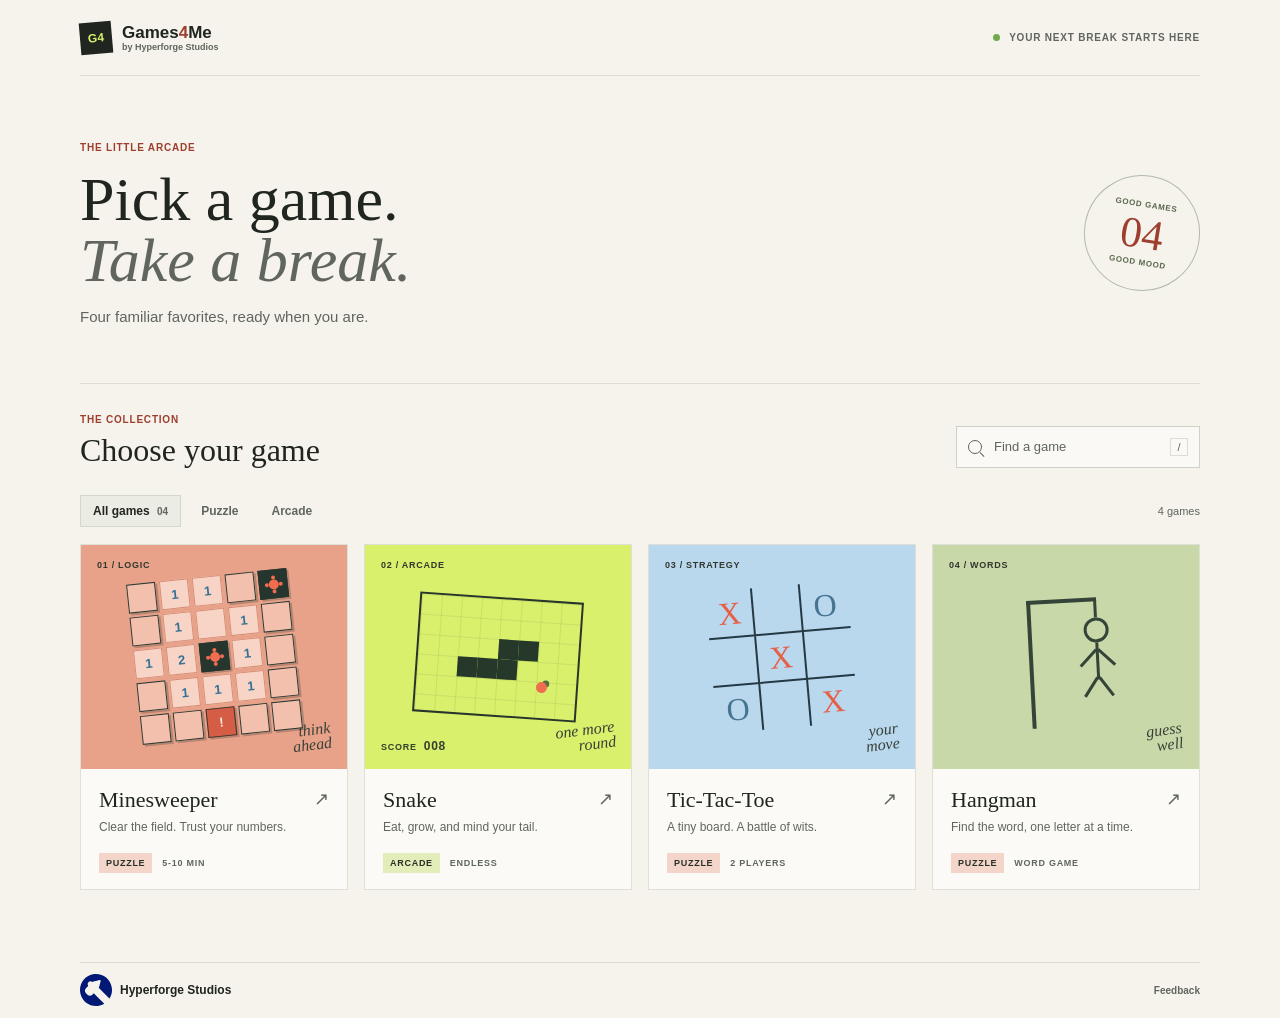
<file: index.html>
<!doctype html>
<html lang="en">
<head>
	<meta charset="utf-8">
	<meta name="viewport" content="width=device-width, initial-scale=1">
	<meta name="theme-color" content="#f5f3ec">
	<meta name="description" content="Pick a game and play. Browse the Games4Me collection of quick classics.">
	<title>Games4Me | Pick a game</title>
	<link rel="icon" type="image/svg+xml" href="favicon.svg">
	<link rel="stylesheet" href="style.css">
	<script defer src="https://analytics.hyperforgestudios.net/script.js" data-website-id="5fd26fe0-6df4-4c93-9961-dbfc6ab4778c"></script>
	<script defer src="https://analytics.hyperforgestudios.net/recorder.js" data-website-id="5fd26fe0-6df4-4c93-9961-dbfc6ab4778c"></script>
	<script src="script.js" defer></script>
</head>
<body>
	<header class="topbar">
		<a class="brand" href="index.html" aria-label="Games4Me by Hyperforge Studios home">
			<span class="brand-mark" aria-hidden="true">G4</span>
			<span class="brand-copy"><span class="brand-name">Games<span class="brand-accent">4</span>Me</span><span class="brand-byline">by Hyperforge Studios</span></span>
		</a>
		<span class="top-note"><span class="status-dot" aria-hidden="true"></span> YOUR NEXT BREAK STARTS HERE</span>
	</header>

	<main>
		<section class="intro" aria-labelledby="page-title">
			<div class="intro-copy">
				<p class="eyebrow">THE LITTLE ARCADE</p>
				<h1 id="page-title">Pick a game.<br><span>Take a break.</span></h1>
				<p class="intro-text">Four familiar favorites, ready when you are.</p>
			</div>
			<div class="intro-stamp" aria-hidden="true">
				<span class="stamp-top">GOOD GAMES</span>
				<span class="stamp-count">04</span>
				<span class="stamp-bottom">GOOD MOOD</span>
			</div>
		</section>

		<section class="catalog" aria-labelledby="catalog-title">
			<div class="catalog-heading">
				<div>
					<p class="eyebrow">THE COLLECTION</p>
					<h2 id="catalog-title">Choose your game</h2>
				</div>
				<label class="search-box">
					<span class="search-icon" aria-hidden="true"></span>
					<span class="visually-hidden">Search games</span>
					<input id="game-search" type="search" placeholder="Find a game" autocomplete="off">
					<kbd>/</kbd>
				</label>
			</div>

			<div class="catalog-tools">
				<div class="filters" role="group" aria-label="Filter games by type">
					<button class="filter-button is-active" type="button" data-filter="all" aria-pressed="true">All games <span>04</span></button>
					<button class="filter-button" type="button" data-filter="puzzle" aria-pressed="false">Puzzle</button>
					<button class="filter-button" type="button" data-filter="arcade" aria-pressed="false">Arcade</button>
				</div>
				<p id="game-count" class="game-count" aria-live="polite">4 games</p>
			</div>

			<div class="game-grid" id="game-grid">
				<a class="game-card card-mine" href="minesweeper/index.html" data-name="minesweeper mine sweeper logic puzzle" data-category="puzzle">
					<div class="game-art mine-art" aria-hidden="true">
						<span class="art-label">01 / LOGIC</span>
						<div class="mine-board">
							<i></i><i class="revealed">1</i><i class="revealed">1</i><i></i><i class="mine"></i>
							<i></i><i class="revealed">1</i><i class="revealed"> </i><i class="revealed">1</i><i></i>
							<i class="revealed">1</i><i class="revealed">2</i><i class="mine"></i><i class="revealed">1</i><i></i>
							<i></i><i class="revealed">1</i><i class="revealed">1</i><i class="revealed">1</i><i></i>
							<i></i><i></i><i class="flag">!</i><i></i><i></i>
						</div>
						<span class="art-scribble">think<br>ahead</span>
					</div>
					<div class="card-info">
						<div class="card-title-line"><h3>Minesweeper</h3><span class="card-arrow" aria-hidden="true">&#8599;</span></div>
						<p>Clear the field. Trust your numbers.</p>
						<div class="card-meta"><span class="tag tag-puzzle">PUZZLE</span><span>5-10 MIN</span></div>
					</div>
				</a>

				<a class="game-card card-snake" href="snake/index.html" data-name="snake arcade classic" data-category="arcade">
					<div class="game-art snake-art" aria-hidden="true">
						<span class="art-label">02 / ARCADE</span>
						<div class="snake-board">
							<span class="snake-pixel snake-a"></span><span class="snake-pixel snake-b"></span><span class="snake-pixel snake-c"></span><span class="snake-pixel snake-d"></span><span class="snake-pixel snake-e"></span>
							<span class="snake-food"></span>
						</div>
						<span class="snake-score">SCORE <b>008</b></span>
						<span class="art-scribble">one more<br>round</span>
					</div>
					<div class="card-info">
						<div class="card-title-line"><h3>Snake</h3><span class="card-arrow" aria-hidden="true">&#8599;</span></div>
						<p>Eat, grow, and mind your tail.</p>
						<div class="card-meta"><span class="tag tag-arcade">ARCADE</span><span>ENDLESS</span></div>
					</div>
				</a>

				<a class="game-card card-tic" href="tic-tac-toe/index.html" data-name="tic tac toe noughts crosses strategy puzzle" data-category="puzzle">
					<div class="game-art tic-art" aria-hidden="true">
						<span class="art-label">03 / STRATEGY</span>
						<div class="tic-board">
							<i class="mark-x">X</i><i></i><i class="mark-o">O</i>
							<i></i><i class="mark-x">X</i><i></i>
							<i class="mark-o">O</i><i></i><i class="mark-x">X</i>
						</div>
						<span class="art-scribble">your<br>move</span>
					</div>
					<div class="card-info">
						<div class="card-title-line"><h3>Tic-Tac-Toe</h3><span class="card-arrow" aria-hidden="true">&#8599;</span></div>
						<p>A tiny board. A battle of wits.</p>
						<div class="card-meta"><span class="tag tag-puzzle">PUZZLE</span><span>2 PLAYERS</span></div>
					</div>
				</a>

				<a class="game-card card-hangman" href="hangman/index.html" data-name="hangman word letters guessing vocabulary" data-category="puzzle">
					<div class="game-art hangman-art" aria-hidden="true">
						<span class="art-label">04 / WORDS</span>
						<div class="preview-hangman">
							<span class="preview-post"></span><span class="preview-beam"></span><span class="preview-rope"></span>
							<span class="preview-head"></span><span class="preview-body"></span><span class="preview-arm-left"></span><span class="preview-arm-right"></span><span class="preview-leg-left"></span><span class="preview-leg-right"></span>
						</div>
						<span class="art-scribble">guess<br>well</span>
					</div>
					<div class="card-info">
						<div class="card-title-line"><h3>Hangman</h3><span class="card-arrow" aria-hidden="true">&#8599;</span></div>
						<p>Find the word, one letter at a time.</p>
						<div class="card-meta"><span class="tag tag-puzzle">PUZZLE</span><span>WORD GAME</span></div>
					</div>
				</a>
			</div>
			<p class="empty-state" id="empty-state" hidden>No games match that search. Try another name.</p>
		</section>
	</main>

	<footer class="footer"><a class="footer-brand" href="index.html" aria-label="Hyperforge Studios"><svg class="studio-mark" viewBox="0 0 456.93 456.05" aria-hidden="true" focusable="false"><path fill="#011975" d="M344.03,420.97c-.55,2.03-1.06,4.42-2.47,5.24-21.71,12.45-44.83,21.27-69.47,25.82-121.83,22.5-236.14-51.18-265.67-171.18C-24.35,155.78,58.84,27.18,185.54,3.96c125.96-23.08,243.35,56.91,267.31,183.23,10.91,57.54-.24,111.68-31.19,162.57-2.2-2.1-4.11-3.86-5.95-5.69-42.64-42.62-85.23-85.28-127.96-127.81-5.98-5.95-12.66-11.2-19.34-17.06,8.36-30.43,17.04-61.84,25.6-93.28,2.85-10.46-1.26-18.84-10.26-20.53-2.92-.55-6.24.03-9.19.82-22.26,5.94-44.47,12.06-66.69,18.14-10.31,2.82-20.6,5.76-30.95,8.42-1.22.31-2.95-.47-4.18-1.2-18.56-11.04-37.98-9.5-51.77,4.17-14.35,14.23-16.07,33.89-4.62,52.83.23.37.34.81.73,1.76-10.44,10.43-21.04,20.99-31.61,31.59-21.36,21.43-21.31,49.33.11,70.88,7.43,7.47,14.81,14.99,22.32,22.37,19.46,19.13,48.06,19.17,67.52.1,7.65-7.5,15.15-15.16,21.51-21.54,49.22,49.28,97.95,98.08,147.08,147.25Z"/></svg><span>Hyperforge Studios</span></a><a class="feedback-link" href="feedback.html">Feedback</a></footer>
</body>
</html>
</file>
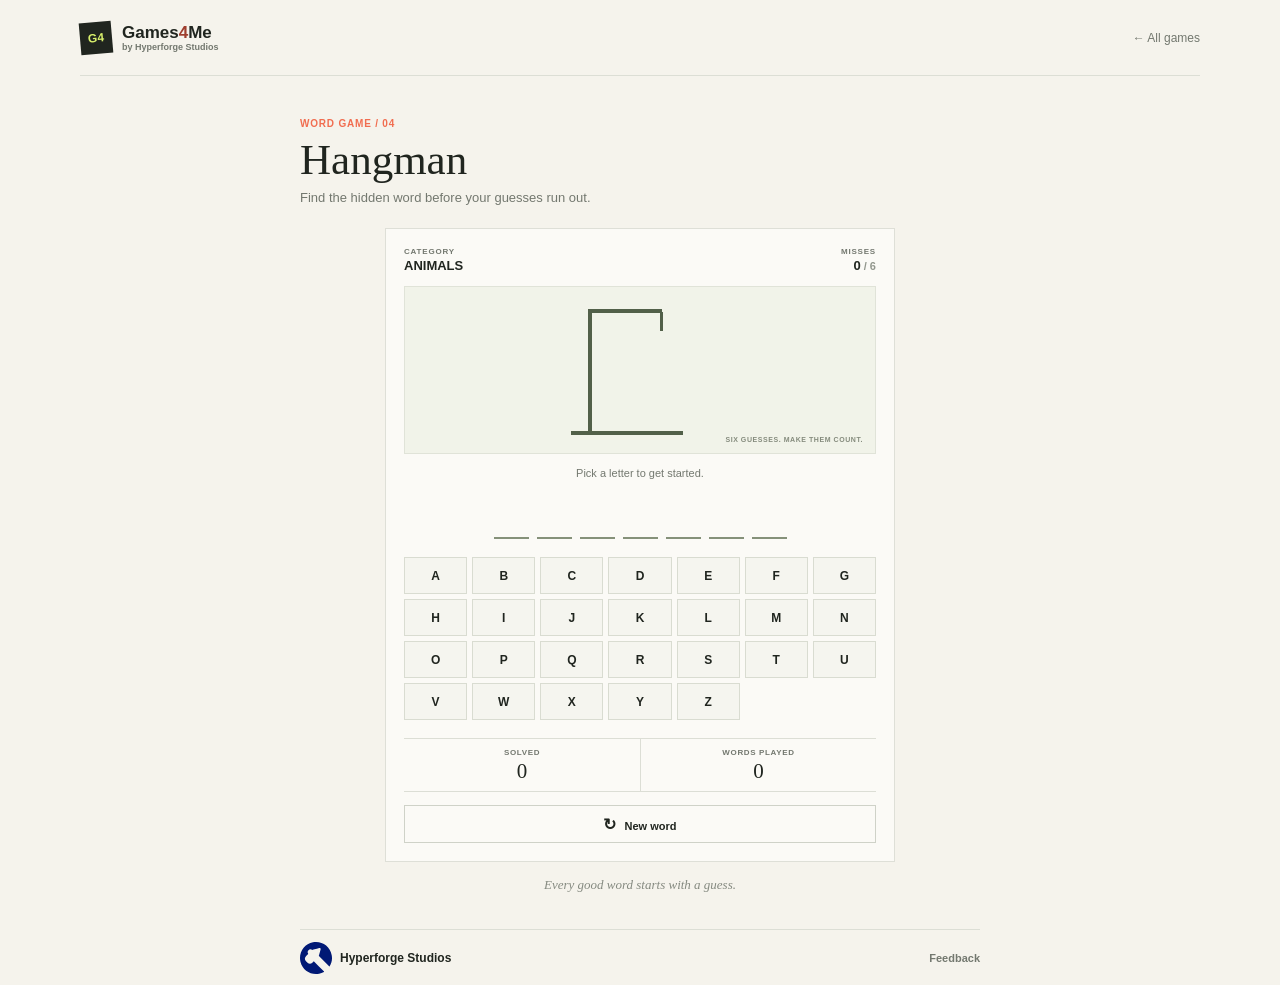
<file: hangman/index.html>
<!doctype html>
<html lang="en">
<head>
	<meta charset="utf-8">
	<meta name="viewport" content="width=device-width, initial-scale=1">
	<meta name="theme-color" content="#f5f3ec">
	<title>Hangman | Games4Me</title>
	<link rel="icon" type="image/svg+xml" href="../favicon.svg">
	<link rel="stylesheet" href="style.css">
	<script defer src="https://analytics.hyperforgestudios.net/script.js" data-website-id="5fd26fe0-6df4-4c93-9961-dbfc6ab4778c"></script>
	<script defer src="https://analytics.hyperforgestudios.net/recorder.js" data-website-id="5fd26fe0-6df4-4c93-9961-dbfc6ab4778c"></script>
	<script src="script.js" defer></script>
</head>
<body>
	<header class="topbar">
		<a class="brand" href="../index.html" aria-label="Games4Me by Hyperforge Studios home"><span class="brand-mark" aria-hidden="true">G4</span><span class="brand-copy"><span class="brand-name">Games<span class="brand-accent">4</span>Me</span><span class="brand-byline">by Hyperforge Studios</span></span></a>
		<a class="back-link" href="../index.html">&#8592; All games</a>
	</header>
	<main class="page-shell">
		<header class="game-heading">
			<p class="eyebrow">WORD GAME / 04</p>
			<h1>Hangman</h1>
			<p>Find the hidden word before your guesses run out.</p>
		</header>
		<section class="play-area" aria-label="Hangman game">
			<div class="round-topline">
				<div class="readout"><span class="readout-label">CATEGORY</span><strong id="category">PLACES</strong></div>
				<div class="readout readout-right"><span class="readout-label">MISSES</span><strong><span id="misses">0</span><span class="miss-limit"> / 6</span></strong></div>
			</div>
			<div class="hangman-stage" id="hangman-stage" data-mistakes="0" role="img" aria-label="Hangman drawing, 0 of 6 incorrect guesses">
				<span class="gallow-base"></span><span class="gallow-post"></span><span class="gallow-beam"></span><span class="gallow-rope"></span>
				<span class="person-part part-head"></span><span class="person-part part-body"></span><span class="person-part part-arm-left"></span><span class="person-part part-arm-right"></span><span class="person-part part-leg-left"></span><span class="person-part part-leg-right"></span>
				<span class="stage-note">SIX GUESSES. MAKE THEM COUNT.</span>
			</div>
			<p class="game-status" id="status" role="status" aria-live="polite">Pick a letter to get started.</p>
			<div class="word-display" id="word-display" role="group" aria-label="Hidden word"></div>
			<div class="letter-keyboard" id="letter-keyboard" role="group" aria-label="Choose a letter"></div>
			<div class="scoreboard" aria-label="Session score">
				<div class="score-item"><span>SOLVED</span><strong id="wins">0</strong></div>
				<div class="score-item"><span>WORDS PLAYED</span><strong id="played">0</strong></div>
			</div>
			<button class="new-word-button" id="new-word" type="button"><span aria-hidden="true">&#8635;</span> New word</button>
		</section>
		<p class="page-footnote">Every good word starts with a guess.</p>
	</main>
	<footer class="site-footer"><a class="footer-brand" href="../index.html" aria-label="Hyperforge Studios"><svg class="studio-mark" viewBox="0 0 456.93 456.05" aria-hidden="true" focusable="false"><path fill="#011975" d="M344.03,420.97c-.55,2.03-1.06,4.42-2.47,5.24-21.71,12.45-44.83,21.27-69.47,25.82-121.83,22.5-236.14-51.18-265.67-171.18C-24.35,155.78,58.84,27.18,185.54,3.96c125.96-23.08,243.35,56.91,267.31,183.23,10.91,57.54-.24,111.68-31.19,162.57-2.2-2.1-4.11-3.86-5.95-5.69-42.64-42.62-85.23-85.28-127.96-127.81-5.98-5.95-12.66-11.2-19.34-17.06,8.36-30.43,17.04-61.84,25.6-93.28,2.85-10.46-1.26-18.84-10.26-20.53-2.92-.55-6.24.03-9.19.82-22.26,5.94-44.47,12.06-66.69,18.14-10.31,2.82-20.6,5.76-30.95,8.42-1.22.31-2.95-.47-4.18-1.2-18.56-11.04-37.98-9.5-51.77,4.17-14.35,14.23-16.07,33.89-4.62,52.83.23.37.34.81.73,1.76-10.44,10.43-21.04,20.99-31.61,31.59-21.36,21.43-21.31,49.33.11,70.88,7.43,7.47,14.81,14.99,22.32,22.37,19.46,19.13,48.06,19.17,67.52.1,7.65-7.5,15.15-15.16,21.51-21.54,49.22,49.28,97.95,98.08,147.08,147.25Z"/></svg><span>Hyperforge Studios</span></a><a class="feedback-link" href="../feedback.html">Feedback</a></footer>
</body>
</html>
</file>
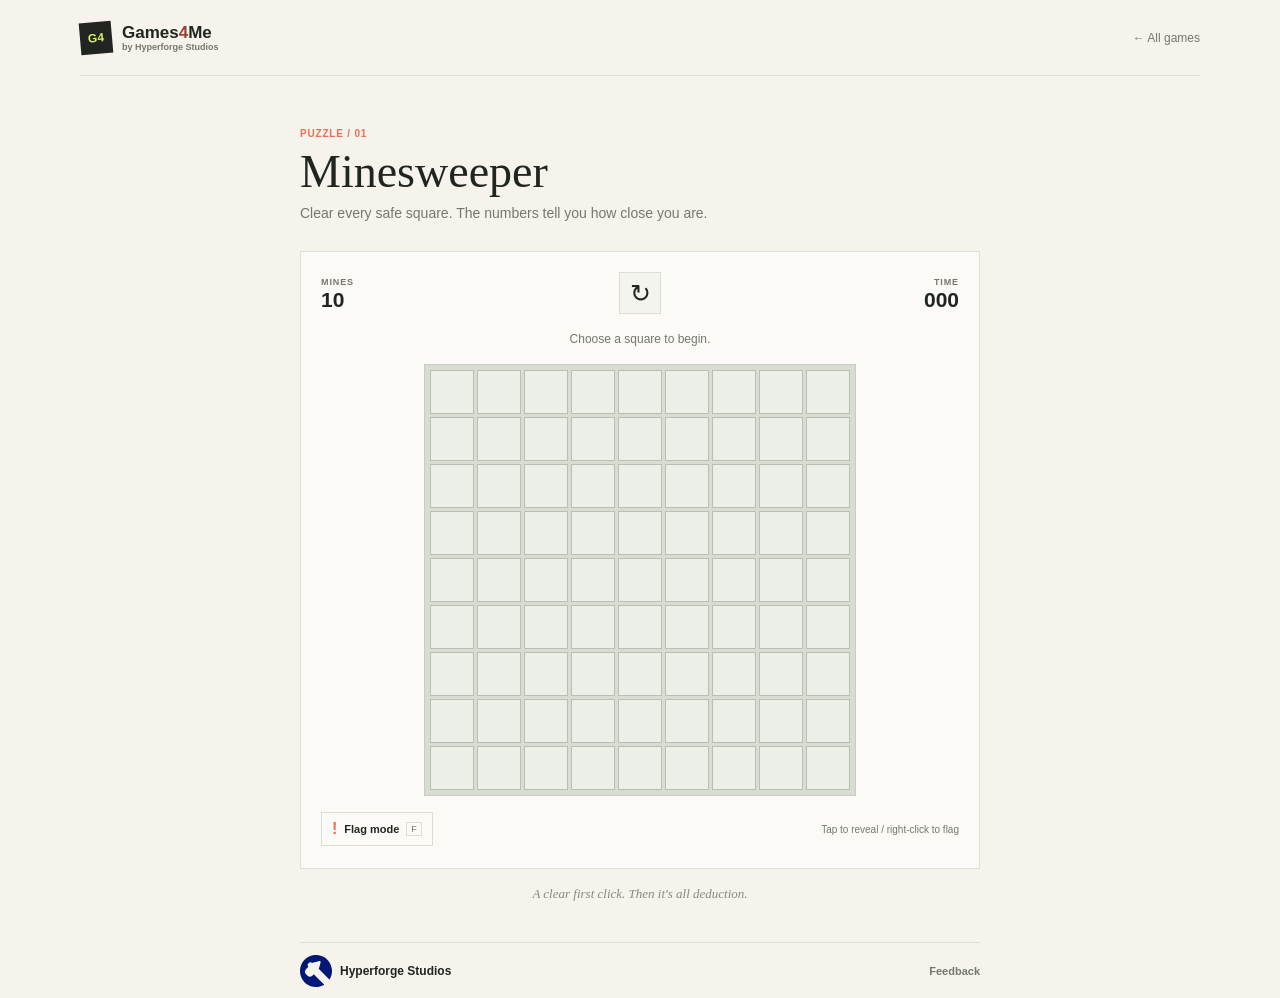
<file: minesweeper/index.html>
<!doctype html>
<html lang="en">
<head>
	<meta charset="utf-8">
	<meta name="viewport" content="width=device-width, initial-scale=1">
	<meta name="theme-color" content="#f5f3ec">
	<title>Minesweeper | Games4Me</title>
	<link rel="icon" type="image/svg+xml" href="../favicon.svg">
	<link rel="stylesheet" href="style.css">
	<script defer src="https://analytics.hyperforgestudios.net/script.js" data-website-id="5fd26fe0-6df4-4c93-9961-dbfc6ab4778c"></script>
	<script defer src="https://analytics.hyperforgestudios.net/recorder.js" data-website-id="5fd26fe0-6df4-4c93-9961-dbfc6ab4778c"></script>
	<script src="script.js" defer></script>
</head>
<body>
	<header class="topbar">
		<a class="brand" href="../index.html" aria-label="Games4Me by Hyperforge Studios home"><span class="brand-mark" aria-hidden="true">G4</span><span class="brand-copy"><span class="brand-name">Games<span class="brand-accent">4</span>Me</span><span class="brand-byline">by Hyperforge Studios</span></span></a>
		<a class="back-link" href="../index.html">&#8592; All games</a>
	</header>
	<main class="page-shell">
		<header class="game-heading">
			<p class="eyebrow">PUZZLE / 01</p>
			<h1>Minesweeper</h1>
			<p>Clear every safe square. The numbers tell you how close you are.</p>
		</header>
		<section class="play-area" aria-label="Minesweeper game">
			<div class="game-topline">
				<div class="readout"><span class="readout-label">MINES</span><strong id="mine-count">10</strong></div>
				<button class="restart-button" id="restart" type="button" aria-label="Start a new game" title="New game">&#8635;</button>
				<div class="readout readout-right"><span class="readout-label">TIME</span><strong id="timer">000</strong></div>
			</div>
			<p class="game-status" id="status" role="status" aria-live="polite">Choose a square to begin.</p>
			<div class="board-wrap">
				<div class="board" id="board" role="grid" aria-label="Minesweeper board"></div>
			</div>
			<div class="game-actions">
				<button id="flag-mode" class="secondary-button" type="button" aria-pressed="false"><span aria-hidden="true">!</span> Flag mode <kbd>F</kbd></button>
				<span class="hint">Tap to reveal <span aria-hidden="true">/</span> right-click to flag</span>
			</div>
		</section>
		<p class="page-footnote">A clear first click. Then it's all deduction.</p>
	</main>
	<footer class="site-footer"><a class="footer-brand" href="../index.html" aria-label="Hyperforge Studios"><svg class="studio-mark" viewBox="0 0 456.93 456.05" aria-hidden="true" focusable="false"><path fill="#011975" d="M344.03,420.97c-.55,2.03-1.06,4.42-2.47,5.24-21.71,12.45-44.83,21.27-69.47,25.82-121.83,22.5-236.14-51.18-265.67-171.18C-24.35,155.78,58.84,27.18,185.54,3.96c125.96-23.08,243.35,56.91,267.31,183.23,10.91,57.54-.24,111.68-31.19,162.57-2.2-2.1-4.11-3.86-5.95-5.69-42.64-42.62-85.23-85.28-127.96-127.81-5.98-5.95-12.66-11.2-19.34-17.06,8.36-30.43,17.04-61.84,25.6-93.28,2.85-10.46-1.26-18.84-10.26-20.53-2.92-.55-6.24.03-9.19.82-22.26,5.94-44.47,12.06-66.69,18.14-10.31,2.82-20.6,5.76-30.95,8.42-1.22.31-2.95-.47-4.18-1.2-18.56-11.04-37.98-9.5-51.77,4.17-14.35,14.23-16.07,33.89-4.62,52.83.23.37.34.81.73,1.76-10.44,10.43-21.04,20.99-31.61,31.59-21.36,21.43-21.31,49.33.11,70.88,7.43,7.47,14.81,14.99,22.32,22.37,19.46,19.13,48.06,19.17,67.52.1,7.65-7.5,15.15-15.16,21.51-21.54,49.22,49.28,97.95,98.08,147.08,147.25Z"/></svg><span>Hyperforge Studios</span></a><a class="feedback-link" href="../feedback.html">Feedback</a></footer>
</body>
</html>
</file>
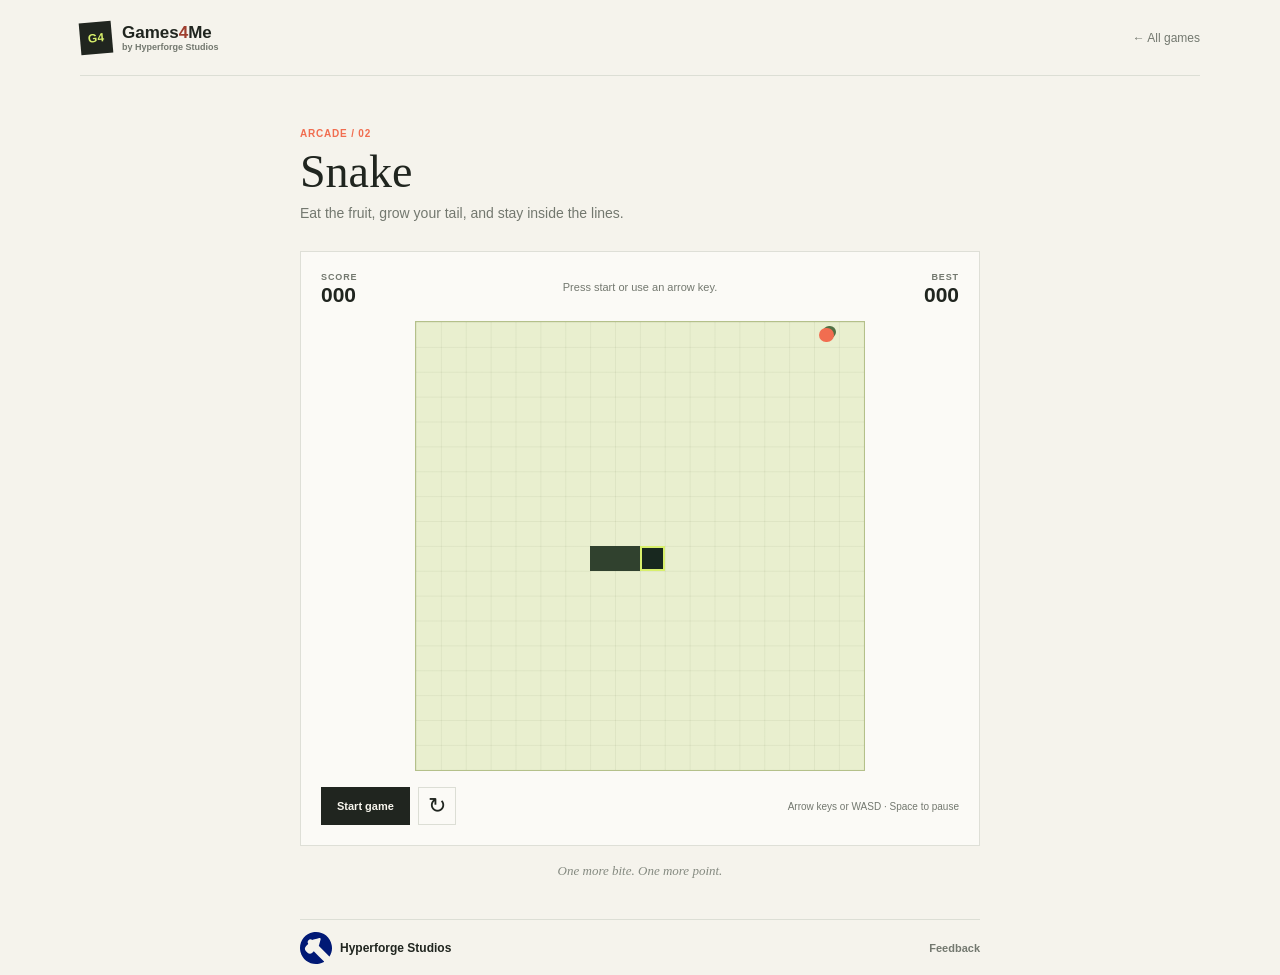
<file: snake/index.html>
<!doctype html>
<html lang="en">
<head>
	<meta charset="utf-8">
	<meta name="viewport" content="width=device-width, initial-scale=1">
	<meta name="theme-color" content="#f5f3ec">
	<title>Snake | Games4Me</title>
	<link rel="icon" type="image/svg+xml" href="../favicon.svg">
	<link rel="stylesheet" href="style.css">
	<script defer src="https://analytics.hyperforgestudios.net/script.js" data-website-id="5fd26fe0-6df4-4c93-9961-dbfc6ab4778c"></script>
	<script defer src="https://analytics.hyperforgestudios.net/recorder.js" data-website-id="5fd26fe0-6df4-4c93-9961-dbfc6ab4778c"></script>
	<script src="script.js" defer></script>
</head>
<body>
	<header class="topbar">
		<a class="brand" href="../index.html" aria-label="Games4Me by Hyperforge Studios home"><span class="brand-mark" aria-hidden="true">G4</span><span class="brand-copy"><span class="brand-name">Games<span class="brand-accent">4</span>Me</span><span class="brand-byline">by Hyperforge Studios</span></span></a>
		<a class="back-link" href="../index.html">&#8592; All games</a>
	</header>
	<main class="page-shell">
		<header class="game-heading">
			<p class="eyebrow">ARCADE / 02</p>
			<h1>Snake</h1>
			<p>Eat the fruit, grow your tail, and stay inside the lines.</p>
		</header>
		<section class="play-area" aria-label="Snake game">
			<div class="game-topline">
				<div class="readout"><span class="readout-label">SCORE</span><strong id="score">000</strong></div>
				<div class="game-status" id="status" role="status" aria-live="polite">Press start or use an arrow key.</div>
				<div class="readout readout-right"><span class="readout-label">BEST</span><strong id="best-score">000</strong></div>
			</div>
			<div class="board-wrap">
				<div class="board" id="board" role="grid" aria-label="Snake game board" tabindex="0"></div>
			</div>
			<div class="game-actions">
				<div class="action-buttons">
					<button class="primary-button" id="start-button" type="button">Start game</button>
					<button class="icon-button" id="restart-button" type="button" aria-label="Restart game" title="Restart game">&#8635;</button>
				</div>
				<p class="hint">Arrow keys or WASD <span aria-hidden="true">&#183;</span> Space to pause</p>
			</div>
			<div class="touch-controls" aria-label="Direction controls">
				<button type="button" data-direction="up" aria-label="Move up">&#8593;</button>
				<div><button type="button" data-direction="left" aria-label="Move left">&#8592;</button><button type="button" data-direction="down" aria-label="Move down">&#8595;</button><button type="button" data-direction="right" aria-label="Move right">&#8594;</button></div>
			</div>
		</section>
		<p class="page-footnote">One more bite. One more point.</p>
	</main>
	<footer class="site-footer"><a class="footer-brand" href="../index.html" aria-label="Hyperforge Studios"><svg class="studio-mark" viewBox="0 0 456.93 456.05" aria-hidden="true" focusable="false"><path fill="#011975" d="M344.03,420.97c-.55,2.03-1.06,4.42-2.47,5.24-21.71,12.45-44.83,21.27-69.47,25.82-121.83,22.5-236.14-51.18-265.67-171.18C-24.35,155.78,58.84,27.18,185.54,3.96c125.96-23.08,243.35,56.91,267.31,183.23,10.91,57.54-.24,111.68-31.19,162.57-2.2-2.1-4.11-3.86-5.95-5.69-42.64-42.62-85.23-85.28-127.96-127.81-5.98-5.95-12.66-11.2-19.34-17.06,8.36-30.43,17.04-61.84,25.6-93.28,2.85-10.46-1.26-18.84-10.26-20.53-2.92-.55-6.24.03-9.19.82-22.26,5.94-44.47,12.06-66.69,18.14-10.31,2.82-20.6,5.76-30.95,8.42-1.22.31-2.95-.47-4.18-1.2-18.56-11.04-37.98-9.5-51.77,4.17-14.35,14.23-16.07,33.89-4.62,52.83.23.37.34.81.73,1.76-10.44,10.43-21.04,20.99-31.61,31.59-21.36,21.43-21.31,49.33.11,70.88,7.43,7.47,14.81,14.99,22.32,22.37,19.46,19.13,48.06,19.17,67.52.1,7.65-7.5,15.15-15.16,21.51-21.54,49.22,49.28,97.95,98.08,147.08,147.25Z"/></svg><span>Hyperforge Studios</span></a><a class="feedback-link" href="../feedback.html">Feedback</a></footer>
</body>
</html>
</file>
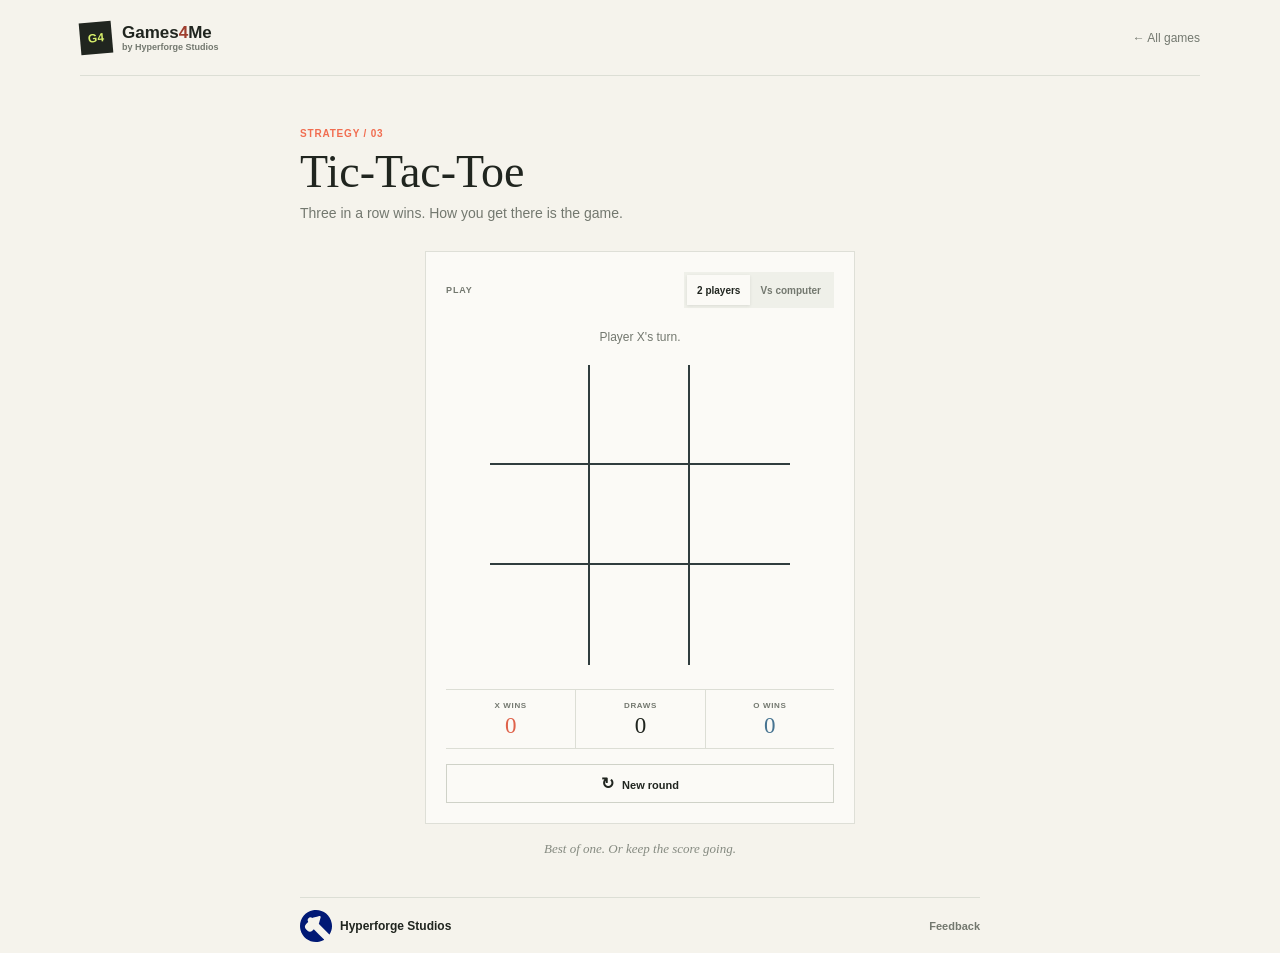
<file: tic-tac-toe/index.html>
<!doctype html>
<html lang="en">
<head>
	<meta charset="utf-8">
	<meta name="viewport" content="width=device-width, initial-scale=1">
	<meta name="theme-color" content="#f5f3ec">
	<title>Tic-Tac-Toe | Games4Me</title>
	<link rel="icon" type="image/svg+xml" href="../favicon.svg">
	<link rel="stylesheet" href="style.css">
	<script defer src="https://analytics.hyperforgestudios.net/script.js" data-website-id="5fd26fe0-6df4-4c93-9961-dbfc6ab4778c"></script>
	<script defer src="https://analytics.hyperforgestudios.net/recorder.js" data-website-id="5fd26fe0-6df4-4c93-9961-dbfc6ab4778c"></script>
	<script src="script.js" defer></script>
</head>
<body>
	<header class="topbar">
		<a class="brand" href="../index.html" aria-label="Games4Me by Hyperforge Studios home"><span class="brand-mark" aria-hidden="true">G4</span><span class="brand-copy"><span class="brand-name">Games<span class="brand-accent">4</span>Me</span><span class="brand-byline">by Hyperforge Studios</span></span></a>
		<a class="back-link" href="../index.html">&#8592; All games</a>
	</header>
	<main class="page-shell">
		<header class="game-heading">
			<p class="eyebrow">STRATEGY / 03</p>
			<h1>Tic-Tac-Toe</h1>
			<p>Three in a row wins. How you get there is the game.</p>
		</header>
		<section class="play-area" aria-label="Tic-Tac-Toe game">
			<div class="mode-row">
				<span class="mode-label">PLAY</span>
				<div class="mode-switch" role="group" aria-label="Choose game mode">
					<button class="mode-button is-active" type="button" data-mode="two" aria-pressed="true">2 players</button>
					<button class="mode-button" type="button" data-mode="computer" aria-pressed="false">Vs computer</button>
				</div>
			</div>
			<p class="game-status" id="status" role="status" aria-live="polite">Player X's turn.</p>
			<div class="board" id="board" role="grid" aria-label="Tic-Tac-Toe board">
				<button class="cell" type="button" data-cell="0" role="gridcell" aria-label="Row 1, column 1, empty"></button>
				<button class="cell" type="button" data-cell="1" role="gridcell" aria-label="Row 1, column 2, empty"></button>
				<button class="cell" type="button" data-cell="2" role="gridcell" aria-label="Row 1, column 3, empty"></button>
				<button class="cell" type="button" data-cell="3" role="gridcell" aria-label="Row 2, column 1, empty"></button>
				<button class="cell" type="button" data-cell="4" role="gridcell" aria-label="Row 2, column 2, empty"></button>
				<button class="cell" type="button" data-cell="5" role="gridcell" aria-label="Row 2, column 3, empty"></button>
				<button class="cell" type="button" data-cell="6" role="gridcell" aria-label="Row 3, column 1, empty"></button>
				<button class="cell" type="button" data-cell="7" role="gridcell" aria-label="Row 3, column 2, empty"></button>
				<button class="cell" type="button" data-cell="8" role="gridcell" aria-label="Row 3, column 3, empty"></button>
			</div>
			<div class="scoreboard" aria-label="Score">
				<div class="score-item score-x"><span>X WINS</span><strong id="x-score">0</strong></div>
				<div class="score-item"><span>DRAWS</span><strong id="draw-score">0</strong></div>
				<div class="score-item score-o"><span>O WINS</span><strong id="o-score">0</strong></div>
			</div>
			<button class="new-round-button" id="new-round" type="button"><span aria-hidden="true">&#8635;</span> New round</button>
		</section>
		<p class="page-footnote">Best of one. Or keep the score going.</p>
	</main>
	<footer class="site-footer"><a class="footer-brand" href="../index.html" aria-label="Hyperforge Studios"><svg class="studio-mark" viewBox="0 0 456.93 456.05" aria-hidden="true" focusable="false"><path fill="#011975" d="M344.03,420.97c-.55,2.03-1.06,4.42-2.47,5.24-21.71,12.45-44.83,21.27-69.47,25.82-121.83,22.5-236.14-51.18-265.67-171.18C-24.35,155.78,58.84,27.18,185.54,3.96c125.96-23.08,243.35,56.91,267.31,183.23,10.91,57.54-.24,111.68-31.19,162.57-2.2-2.1-4.11-3.86-5.95-5.69-42.64-42.62-85.23-85.28-127.96-127.81-5.98-5.95-12.66-11.2-19.34-17.06,8.36-30.43,17.04-61.84,25.6-93.28,2.85-10.46-1.26-18.84-10.26-20.53-2.92-.55-6.24.03-9.19.82-22.26,5.94-44.47,12.06-66.69,18.14-10.31,2.82-20.6,5.76-30.95,8.42-1.22.31-2.95-.47-4.18-1.2-18.56-11.04-37.98-9.5-51.77,4.17-14.35,14.23-16.07,33.89-4.62,52.83.23.37.34.81.73,1.76-10.44,10.43-21.04,20.99-31.61,31.59-21.36,21.43-21.31,49.33.11,70.88,7.43,7.47,14.81,14.99,22.32,22.37,19.46,19.13,48.06,19.17,67.52.1,7.65-7.5,15.15-15.16,21.51-21.54,49.22,49.28,97.95,98.08,147.08,147.25Z"/></svg><span>Hyperforge Studios</span></a><a class="feedback-link" href="../feedback.html">Feedback</a></footer>
</body>
</html>
</file>
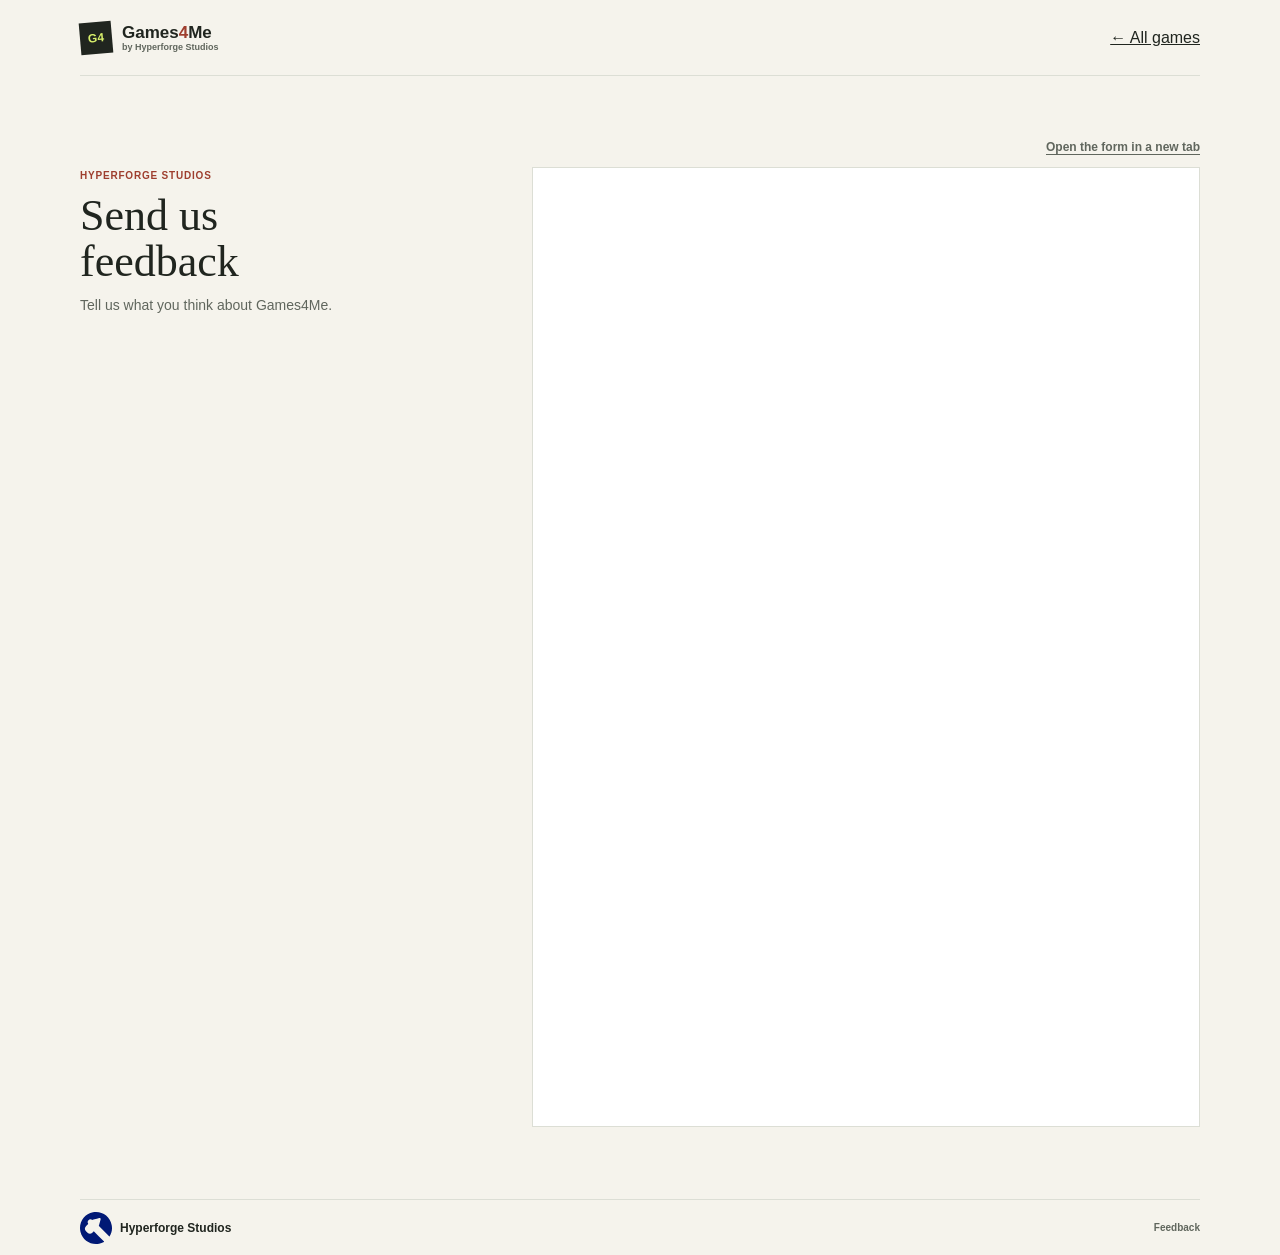
<file: feedback.html>
<!doctype html>
<html lang="en">
<head>
	<meta charset="utf-8">
	<meta name="viewport" content="width=device-width, initial-scale=1">
	<meta name="theme-color" content="#f5f3ec">
	<title>Feedback | Games4Me</title>
	<link rel="icon" type="image/svg+xml" href="favicon.svg">
	<link rel="stylesheet" href="style.css">
	<script defer src="https://analytics.hyperforgestudios.net/script.js" data-website-id="5fd26fe0-6df4-4c93-9961-dbfc6ab4778c"></script>
	<script defer src="https://analytics.hyperforgestudios.net/recorder.js" data-website-id="5fd26fe0-6df4-4c93-9961-dbfc6ab4778c"></script>
</head>
<body>
	<header class="topbar">
		<a class="brand" href="index.html" aria-label="Games4Me by Hyperforge Studios home">
			<span class="brand-mark" aria-hidden="true">G4</span>
			<span class="brand-copy"><span class="brand-name">Games<span class="brand-accent">4</span>Me</span><span class="brand-byline">by Hyperforge Studios</span></span>
		</a>
		<a class="back-link" href="index.html">&#8592; All games</a>
	</header>
	<main class="feedback-main">
		<section class="feedback-intro" aria-labelledby="page-title">
			<p class="eyebrow">HYPERFORGE STUDIOS</p>
			<h1 id="page-title">Send us feedback</h1>
			<p>Tell us what you think about Games4Me.</p>
		</section>
		<section class="feedback-form" aria-label="Feedback form">
			<p class="feedback-open"><a href="https://forms.cloud.microsoft/Pages/ResponsePage.aspx?id=F-a1hnfrlU6mvYdSaGMjfb4uSC8A19ZLuvC5InekVclUQ1BVUUY2NUFJMFNaRUNHVFFQV0xPUDY5WS4u" target="_blank" rel="noopener noreferrer">Open the form in a new tab</a></p>
			<iframe class="feedback-embed" title="Games4Me feedback form" src="https://forms.cloud.microsoft/Pages/ResponsePage.aspx?id=F-a1hnfrlU6mvYdSaGMjfb4uSC8A19ZLuvC5InekVclUQ1BVUUY2NUFJMFNaRUNHVFFQV0xPUDY5WS4u&amp;embed=true" allowfullscreen></iframe>
		</section>
	</main>
	<footer class="footer"><a class="footer-brand" href="index.html" aria-label="Hyperforge Studios"><svg class="studio-mark" viewBox="0 0 456.93 456.05" aria-hidden="true" focusable="false"><path fill="#011975" d="M344.03,420.97c-.55,2.03-1.06,4.42-2.47,5.24-21.71,12.45-44.83,21.27-69.47,25.82-121.83,22.5-236.14-51.18-265.67-171.18C-24.35,155.78,58.84,27.18,185.54,3.96c125.96-23.08,243.35,56.91,267.31,183.23,10.91,57.54-.24,111.68-31.19,162.57-2.2-2.1-4.11-3.86-5.95-5.69-42.64-42.62-85.23-85.28-127.96-127.81-5.98-5.95-12.66-11.2-19.34-17.06,8.36-30.43,17.04-61.84,25.6-93.28,2.85-10.46-1.26-18.84-10.26-20.53-2.92-.55-6.24.03-9.19.82-22.26,5.94-44.47,12.06-66.69,18.14-10.31,2.82-20.6,5.76-30.95,8.42-1.22.31-2.95-.47-4.18-1.2-18.56-11.04-37.98-9.5-51.77,4.17-14.35,14.23-16.07,33.89-4.62,52.83.23.37.34.81.73,1.76-10.44,10.43-21.04,20.99-31.61,31.59-21.36,21.43-21.31,49.33.11,70.88,7.43,7.47,14.81,14.99,22.32,22.37,19.46,19.13,48.06,19.17,67.52.1,7.65-7.5,15.15-15.16,21.51-21.54,49.22,49.28,97.95,98.08,147.08,147.25Z"/></svg><span>Hyperforge Studios</span></a><a class="feedback-link" href="feedback.html" aria-current="page">Feedback</a></footer>
</body>
</html>
</file>
<file: style.css>
:root {
	color-scheme: light;
	--paper: #f5f3ec;
	--ink: #20251f;
	--muted: #60665d;
	--line: #dcded5;
	--coral: #f16d50;
	--coral-ink: #9e3e2e;
	--lime: #d8f06c;
	--blue: #b9d8ee;
	--serif: "Iowan Old Style", "Palatino Linotype", "Book Antiqua", Georgia, serif;
	--sans: "Avenir Next", Avenir, "Trebuchet MS", sans-serif;
}

* { box-sizing: border-box; }

body {
	margin: 0;
	background: var(--paper);
	color: var(--ink);
	font-family: var(--sans);
	-webkit-font-smoothing: antialiased;
}

a { color: inherit; }

.topbar, main, .footer { width: min(1120px, calc(100% - 64px)); margin-inline: auto; }

.topbar {
	height: 76px;
	display: flex;
	align-items: center;
	justify-content: space-between;
	border-bottom: 1px solid var(--line);
}

.brand { display: inline-flex; align-items: center; gap: 10px; text-decoration: none; font-size: 17px; font-weight: 800; }
.brand-mark { display: grid; place-items: center; width: 32px; height: 32px; background: var(--ink); color: var(--lime); font-size: 12px; transform: rotate(-5deg); }
.brand-copy { display: flex; flex-direction: column; gap: 2px; }
.brand-name { line-height: 1; }
.brand-byline { color: var(--muted); font-size: 9px; font-weight: 650; line-height: 1; }
.studio-mark { width: 32px; height: 32px; flex: 0 0 auto; }
.brand-accent { color: var(--coral-ink); }
.feedback-link { color: var(--muted); font-size: 10px; font-weight: 650; letter-spacing: 0; text-decoration: none; white-space: nowrap; }
.feedback-link:hover { color: var(--ink); text-decoration: underline; }
.top-note, .eyebrow, .art-label, .card-meta, .footer, .stamp-top, .stamp-bottom, .snake-score { font-size: 10px; font-weight: 750; letter-spacing: 0.08em; }
.top-note { display: flex; align-items: center; gap: 9px; color: var(--muted); }
.status-dot { width: 7px; height: 7px; border-radius: 50%; background: #73a94d; }

.intro { display: flex; align-items: center; justify-content: space-between; padding: 66px 0 58px; }
.eyebrow { margin: 0 0 16px; color: var(--coral-ink); }
h1, h2, h3, p { margin-top: 0; }
h1 { margin-bottom: 17px; font: 500 62px/0.98 var(--serif); letter-spacing: 0; }
h1 span { color: var(--muted); font-style: italic; }
.intro-text { margin: 0; color: var(--muted); font-size: 15px; }
.intro-stamp { width: 116px; height: 116px; display: flex; flex-direction: column; align-items: center; justify-content: center; gap: 3px; border: 1px solid #b2baaa; border-radius: 50%; color: #58674b; transform: rotate(9deg); }
.stamp-top, .stamp-bottom { font-size: 8px; }
.stamp-count { color: var(--coral-ink); font: 500 43px/1 var(--serif); }

.catalog { padding: 30px 0 72px; border-top: 1px solid var(--line); }
.catalog-heading { display: flex; align-items: end; justify-content: space-between; gap: 24px; }
.catalog-heading .eyebrow { margin-bottom: 8px; }
h2 { margin-bottom: 0; font: 500 32px/1.1 var(--serif); letter-spacing: 0; }
.search-box { width: 244px; height: 42px; display: flex; align-items: center; gap: 10px; padding: 0 11px; border: 1px solid #cfd2c8; background: #faf9f5; }
.search-icon { width: 14px; height: 14px; position: relative; border: 1.5px solid var(--muted); border-radius: 50%; flex: 0 0 auto; }
.search-icon::after { content: ""; position: absolute; right: -4px; bottom: -2px; width: 6px; border-top: 1.5px solid var(--muted); transform: rotate(45deg); }
.search-box input { width: 100%; border: 0; outline: 0; background: transparent; color: var(--ink); font: 13px var(--sans); }
.search-box input::placeholder { color: var(--muted); }
.search-box:focus-within { outline: 2px solid var(--coral-ink); outline-offset: 2px; }
kbd { min-width: 18px; padding: 2px 5px; border: 1px solid var(--line); color: var(--muted); font: 11px var(--sans); text-align: center; }

.catalog-tools { display: flex; justify-content: space-between; align-items: center; margin: 27px 0 17px; }
.filters { display: flex; gap: 7px; }
.filter-button { min-height: 32px; padding: 0 12px; border: 1px solid transparent; background: transparent; color: var(--muted); font: 600 12px var(--sans); cursor: pointer; }
.filter-button span { margin-left: 4px; color: var(--muted); font-size: 10px; }
.filter-button:hover { color: var(--ink); }
.filter-button.is-active { border-color: #d4d7cc; background: #ebece4; color: var(--ink); }
.game-count { margin: 0; color: var(--muted); font-size: 11px; }

.game-grid { display: grid; grid-template-columns: repeat(4, minmax(0, 1fr)); gap: 16px; }
.game-card { min-width: 0; border: 1px solid #dedfd7; background: #fbfaf6; text-decoration: none; transition: transform 180ms ease, border-color 180ms ease, box-shadow 180ms ease; }
.game-card:hover { transform: translateY(-4px); border-color: #b5b9ab; box-shadow: 0 9px 20px #28301b12; }
.game-card:focus-visible { outline: 3px solid var(--coral-ink); outline-offset: 3px; }
.game-card[hidden] { display: none; }
.game-art { height: 224px; position: relative; display: grid; place-items: center; overflow: hidden; }
.mine-art { background: #e9a28a; }
.snake-art { background: var(--lime); }
.tic-art { background: var(--blue); }
.hangman-art { background: #c8d8a9; }
.art-label { position: absolute; top: 15px; left: 16px; color: #31382e; font-size: 9px; }
.art-scribble { position: absolute; right: 16px; bottom: 16px; color: #384038; font: italic 16px/0.95 var(--serif); text-align: right; transform: rotate(-7deg); }

.mine-board { display: grid; grid-template-columns: repeat(5, 29px); gap: 4px; transform: rotate(-6deg); }
.mine-board i { width: 29px; aspect-ratio: 1; display: grid; place-items: center; border: 1px solid #303932; background: #f2c0ad; color: #357196; font: 700 13px var(--sans); font-style: normal; box-shadow: 2px 2px 0 #222a2340; }
.mine-board i.revealed { border-color: #d78d75; background: #f7d4c6; box-shadow: none; }
.mine-board i.mine { position: relative; background: #26352e; border-color: #26352e; }
.mine-board i.mine::after { content: ""; width: 10px; height: 10px; border-radius: 50%; background: var(--coral); box-shadow: 0 -7px 0 -3px var(--coral), 0 7px 0 -3px var(--coral), 7px 0 0 -3px var(--coral), -7px 0 0 -3px var(--coral); }
.mine-board i.flag { color: #f9eee3; background: #d65d45; }

.snake-board { width: 164px; height: 120px; position: relative; border: 2px solid #29352a; background-image: linear-gradient(#23312316 1px, transparent 1px), linear-gradient(90deg, #23312316 1px, transparent 1px); background-size: 20px 20px; transform: rotate(4deg); }
.snake-pixel { width: 20px; height: 20px; position: absolute; background: #26382a; }
.snake-a { left: 40px; top: 60px; }.snake-b { left: 60px; top: 60px; }.snake-c { left: 80px; top: 60px; }.snake-d { left: 80px; top: 40px; }.snake-e { left: 100px; top: 40px; }
.snake-food { width: 11px; height: 11px; position: absolute; left: 120px; top: 80px; border-radius: 50%; background: var(--coral); box-shadow: 4px -4px 0 -2px #527044; }
.snake-score { position: absolute; bottom: 16px; left: 16px; color: #34412f; font-size: 9px; }
.snake-score b { margin-left: 4px; font-size: 12px; }

.tic-board { width: 142px; height: 142px; display: grid; grid-template-columns: repeat(3, 1fr); transform: rotate(-5deg); }
.tic-board i { display: grid; place-items: center; border-right: 2px solid #253944; border-bottom: 2px solid #253944; color: #253944; font: 500 32px var(--serif); font-style: normal; }
.tic-board i:nth-child(3n) { border-right: 0; }.tic-board i:nth-child(n+7) { border-bottom: 0; }
.tic-board .mark-x { color: #e65f47; }.tic-board .mark-o { color: #477491; }
.preview-hangman { width: 112px; height: 144px; position: relative; transform: rotate(-3deg); }
.preview-post, .preview-beam, .preview-rope, .preview-head, .preview-body, .preview-arm-left, .preview-arm-right, .preview-leg-left, .preview-leg-right { position: absolute; display: block; background: #344438; }
.preview-post { width: 4px; height: 126px; left: 19px; bottom: 2px; }.preview-beam { width: 70px; height: 4px; left: 19px; top: 14px; }.preview-rope { width: 3px; height: 18px; left: 86px; top: 16px; }
.preview-head { width: 25px; height: 25px; left: 75px; top: 34px; border: 3px solid #344438; border-radius: 50%; background: transparent; }.preview-body { width: 3px; height: 37px; left: 86px; top: 59px; }
.preview-arm-left, .preview-arm-right, .preview-leg-left, .preview-leg-right { width: 3px; height: 23px; transform-origin: top; }.preview-arm-left { left: 85px; top: 66px; transform: rotate(45deg); }.preview-arm-right { left: 87px; top: 66px; transform: rotate(-45deg); }.preview-leg-left { left: 85px; top: 94px; transform: rotate(35deg); }.preview-leg-right { left: 87px; top: 94px; transform: rotate(-35deg); }

.card-info { padding: 18px 18px 16px; }
.card-title-line { display: flex; align-items: center; justify-content: space-between; }
h3 { margin: 0; font: 500 22px/1.15 var(--serif); }
.card-arrow { color: var(--muted); font-size: 18px; transition: transform 180ms ease; }
.game-card:hover .card-arrow { color: var(--coral-ink); transform: translate(2px, -2px); }
.card-info > p { margin: 8px 0 19px; color: var(--muted); font-size: 12px; }
.card-meta { display: flex; align-items: center; gap: 10px; color: var(--muted); font-size: 9px; }
.tag { padding: 5px 7px; color: #283129; }
.tag-puzzle { background: #f4d5ca; }.tag-arcade { background: #e3edb9; }
.empty-state { padding: 45px 0; color: var(--muted); text-align: center; }
.footer { min-height: 56px; display: flex; justify-content: space-between; align-items: center; border-top: 1px solid var(--line); color: var(--muted); font-size: 9px; }
.footer-brand { display: inline-flex; align-items: center; gap: 8px; color: var(--ink); font-size: 12px; font-weight: 700; letter-spacing: 0; text-decoration: none; white-space: nowrap; }
.feedback-main { display: grid; grid-template-columns: minmax(240px, 0.72fr) minmax(0, 1.28fr); align-items: start; gap: clamp(36px, 6vw, 76px); padding: 64px 0 72px; }
.feedback-intro { max-width: 320px; margin: 30px 0 0; }
.feedback-intro .eyebrow { margin-bottom: 12px; }
.feedback-intro h1 { max-width: 9ch; margin-bottom: 12px; font-size: 44px; line-height: 1.04; }
.feedback-intro > p:last-child { margin: 0; color: var(--muted); font-size: 14px; }
.feedback-form { min-width: 0; }
.feedback-embed { display: block; width: 100%; height: 960px; border: 1px solid var(--line); background: #fff; }
.feedback-open { margin: 0 0 13px; font-size: 12px; text-align: right; }
.feedback-open a { color: var(--muted); font-weight: 650; text-decoration-thickness: 1px; text-underline-offset: 3px; }
.visually-hidden { position: absolute; width: 1px; height: 1px; padding: 0; margin: -1px; overflow: hidden; clip: rect(0, 0, 0, 0); white-space: nowrap; border: 0; }

@media (max-width: 900px) {
	.topbar, main, .footer { width: min(100% - 40px, 560px); }
	.feedback-main { grid-template-columns: 1fr; gap: 26px; padding: 42px 0 52px; }
	.feedback-intro { max-width: none; margin: 0; }
	.intro { padding: 52px 0 43px; }
	h1 { font-size: 54px; }
	.intro-stamp { width: 92px; height: 92px; }
	.stamp-count { font-size: 35px; }
	.game-grid { grid-template-columns: repeat(2, minmax(0, 1fr)); gap: 14px; }
	.game-art { height: 190px; }
}

@media (max-width: 520px) {
	.topbar, main, .footer { width: calc(100% - 32px); }
	.topbar { height: 64px; }
	.top-note { font-size: 8px; }
	.intro { align-items: flex-start; padding: 45px 0 37px; }
	h1 { font-size: 46px; }
	.intro-text { max-width: 220px; font-size: 13px; line-height: 1.5; }
	.intro-stamp { width: 70px; height: 70px; margin-top: 23px; }
	.stamp-top, .stamp-bottom { font-size: 6px; }
	.stamp-count { font-size: 27px; }
	.catalog { padding-top: 25px; }
	.catalog-heading { align-items: flex-start; flex-direction: column; gap: 18px; }
	h2 { font-size: 29px; }
	.search-box { width: 100%; }
	.catalog-tools { margin: 20px 0 14px; }
	.filters { gap: 0; }
	.filter-button { padding-inline: 9px; font-size: 11px; }
	.game-grid { grid-template-columns: 1fr; gap: 14px; }
	.game-art { height: 204px; }
	.card-info { padding: 16px; }
	.footer { flex-wrap: wrap; justify-content: flex-start; gap: 8px 14px; padding-block: 10px; font-size: 8px; }
	.feedback-main { padding-top: 34px; }
	.feedback-intro h1 { font-size: 38px; }
	.feedback-embed { height: 960px; }
}

@media (prefers-reduced-motion: reduce) {
	*, *::before, *::after { scroll-behavior: auto !important; transition-duration: 0.01ms !important; }
}
</file>
<file: hangman/style.css>
:root {
	color-scheme: light;
	--paper: #f5f3ec;
	--ink: #20251f;
	--muted: #73786f;
	--line: #dcded5;
	--coral: #f16d50;
	--lime: #d8f06c;
	--green: #c8d8a9;
	--serif: "Iowan Old Style", "Palatino Linotype", "Book Antiqua", Georgia, serif;
	--sans: "Avenir Next", Avenir, "Trebuchet MS", sans-serif;
}

* { box-sizing: border-box; }
body { margin: 0; background: var(--paper); color: var(--ink); font-family: var(--sans); -webkit-font-smoothing: antialiased; }
button, a { font: inherit; }
.topbar { width: min(1120px, calc(100% - 64px)); height: 76px; margin: auto; display: flex; justify-content: space-between; align-items: center; border-bottom: 1px solid var(--line); }
.brand { display: inline-flex; align-items: center; gap: 10px; color: inherit; font-size: 17px; font-weight: 800; text-decoration: none; }
.brand-mark { width: 32px; height: 32px; display: grid; place-items: center; background: var(--ink); color: var(--lime); font-size: 12px; transform: rotate(-5deg); }
.brand-copy { display: flex; flex-direction: column; gap: 2px; }
.brand-name { line-height: 1; }
.brand-byline { color: var(--muted); font-size: 9px; font-weight: 650; line-height: 1; }
.studio-mark { width: 32px; height: 32px; flex: 0 0 auto; }
.brand-accent { color: #9e3e2e; }
.back-link { color: var(--muted); font-size: 12px; text-decoration: none; }
.back-link:hover { color: var(--ink); }
.page-shell { width: min(680px, calc(100% - 40px)); margin: 0 auto; padding: 42px 0 36px; }
.game-heading { margin-bottom: 23px; }
.eyebrow { margin: 0 0 8px; color: var(--coral); font-size: 10px; font-weight: 750; letter-spacing: 0.08em; }
h1 { margin: 0 0 8px; font: 500 43px/1.05 var(--serif); letter-spacing: 0; }
.game-heading > p:last-child { margin: 0; color: var(--muted); font-size: 13px; }
.play-area { width: min(100%, 510px); margin: auto; padding: 18px; border: 1px solid #dedfd7; background: #fbfaf6; }
.round-topline { display: flex; justify-content: space-between; align-items: center; }
.readout { display: flex; flex-direction: column; gap: 3px; }
.readout-right { align-items: flex-end; }
.readout-label { color: var(--muted); font-size: 8px; font-weight: 750; letter-spacing: 0.1em; }
.readout strong { font: 650 13px/1 var(--sans); font-variant-numeric: tabular-nums; }
.miss-limit { color: #92978d; font-size: 11px; }
.hangman-stage { height: 168px; position: relative; display: flex; justify-content: center; align-items: flex-end; margin-top: 14px; overflow: hidden; border: 1px solid #e0e3d8; background: #f1f3e9; }
.gallow-base, .gallow-post, .gallow-beam, .gallow-rope { position: absolute; display: block; background: #526049; }
.gallow-base { width: 112px; height: 4px; bottom: 18px; left: calc(50% - 69px); }
.gallow-post { width: 4px; height: 123px; bottom: 20px; left: calc(50% - 52px); }
.gallow-beam { width: 74px; height: 4px; bottom: 140px; left: calc(50% - 52px); }
.gallow-rope { width: 3px; height: 19px; bottom: 122px; left: calc(50% + 20px); }
.person-part { position: absolute; display: block; opacity: 0; background: #26342d; transition: opacity 150ms ease; }
.person-part.is-shown { opacity: 1; }
.part-head { width: 26px; height: 26px; bottom: 96px; left: calc(50% + 8px); border: 3px solid #26342d; border-radius: 50%; background: transparent; }
.part-body { width: 3px; height: 39px; bottom: 58px; left: calc(50% + 20px); }
.part-arm-left, .part-arm-right, .part-leg-left, .part-leg-right { width: 3px; height: 24px; transform-origin: top center; left: calc(50% + 20px); }
.part-arm-left { bottom: 62px; transform: rotate(45deg); }.part-arm-right { bottom: 62px; transform: rotate(-45deg); }
.part-leg-left, .part-leg-right { height: 30px; bottom: 28px; }
.part-leg-left { transform: rotate(35deg); }.part-leg-right { transform: rotate(-35deg); }
.stage-note { position: absolute; right: 12px; bottom: 10px; color: #858b7d; font-size: 7px; font-weight: 750; letter-spacing: 0.08em; }
.game-status { min-height: 18px; margin: 13px 0 14px; color: var(--muted); font-size: 11px; text-align: center; }
.word-display { min-height: 40px; display: flex; justify-content: center; align-items: flex-end; gap: 8px; margin-bottom: 18px; }
.word-letter { width: 35px; height: 35px; display: grid; place-items: center; border-bottom: 2px solid #859179; color: var(--ink); font: 600 19px/1 var(--sans); }
.letter-keyboard { display: grid; grid-template-columns: repeat(7, minmax(0, 1fr)); gap: 5px; }
.letter-key { min-width: 0; min-height: 37px; padding: 0; border: 1px solid #d9dcd1; background: #f5f5ef; color: var(--ink); font-size: 12px; font-weight: 650; cursor: pointer; transition: background 140ms ease, color 140ms ease; }
.letter-key:hover:not(:disabled) { border-color: #aeb89f; background: #eaf0dd; }
.letter-key.correct { border-color: #bfd09d; background: #e7efd5; color: #3d5935; }
.letter-key.incorrect { border-color: #efc0b3; background: #f8e4de; color: #a64e3c; }
.letter-key:disabled { cursor: default; }
.letter-key:focus-visible, .new-word-button:focus-visible, a:focus-visible { outline: 3px solid var(--coral); outline-offset: 2px; z-index: 1; }
.scoreboard { display: grid; grid-template-columns: repeat(2, 1fr); margin-top: 18px; border-top: 1px solid var(--line); border-bottom: 1px solid var(--line); }
.score-item { display: flex; flex-direction: column; align-items: center; gap: 4px; padding: 9px 4px; }
.score-item + .score-item { border-left: 1px solid var(--line); }
.score-item span { color: var(--muted); font-size: 8px; font-weight: 750; letter-spacing: 0.08em; }
.score-item strong { font: 500 21px/1 var(--serif); }
.new-word-button { width: 100%; min-height: 38px; margin-top: 13px; border: 1px solid #cfd2c8; background: transparent; color: var(--ink); font-size: 11px; font-weight: 650; cursor: pointer; }
.new-word-button:hover { background: #eff0e9; }
.new-word-button span { margin-right: 5px; font-size: 16px; }
.page-footnote { margin: 15px 0 0; color: #858a80; font: italic 13px var(--serif); text-align: center; }
.site-footer { width: min(680px, calc(100% - 40px)); min-height: 56px; margin: 0 auto; display: flex; align-items: center; border-top: 1px solid var(--line); }
.footer-brand { display: inline-flex; align-items: center; gap: 8px; color: var(--ink); font-size: 12px; font-weight: 650; text-decoration: none; }
.feedback-link { margin-left: auto; color: var(--muted); font-size: 11px; font-weight: 650; text-decoration: none; }
.feedback-link:hover { color: var(--ink); text-decoration: underline; }

@media (max-width: 520px) {
	.topbar { width: calc(100% - 32px); height: 64px; }
	.site-footer { width: calc(100% - 24px); }
	.page-shell { width: calc(100% - 24px); padding-top: 30px; }
	h1 { font-size: 39px; }
	.play-area { padding: 14px 11px; }
	.hangman-stage { height: 152px; }
	.letter-keyboard { gap: 4px; }
	.letter-key { min-height: 38px; font-size: 11px; }
	.word-display { gap: 5px; }
	.word-letter { width: min(35px, 10vw); }
}

@media (prefers-reduced-motion: reduce) { *, *::before, *::after { transition-duration: 0.01ms !important; } }
</file>
<file: minesweeper/style.css>
:root {
	color-scheme: light;
	--paper: #f5f3ec;
	--ink: #20251f;
	--muted: #73786f;
	--line: #dcded5;
	--coral: #f16d50;
	--lime: #d8f06c;
	--serif: "Iowan Old Style", "Palatino Linotype", "Book Antiqua", Georgia, serif;
	--sans: "Avenir Next", Avenir, "Trebuchet MS", sans-serif;
}

* { box-sizing: border-box; }
body { margin: 0; background: var(--paper); color: var(--ink); font-family: var(--sans); -webkit-font-smoothing: antialiased; }
button, a { font: inherit; }
.topbar { width: min(1120px, calc(100% - 64px)); height: 76px; margin: auto; display: flex; justify-content: space-between; align-items: center; border-bottom: 1px solid var(--line); }
.brand { display: inline-flex; align-items: center; gap: 10px; color: inherit; font-size: 17px; font-weight: 800; text-decoration: none; }
.brand-mark { width: 32px; height: 32px; display: grid; place-items: center; background: var(--ink); color: var(--lime); font-size: 12px; transform: rotate(-5deg); }
.brand-copy { display: flex; flex-direction: column; gap: 2px; }
.brand-name { line-height: 1; }
.brand-byline { color: var(--muted); font-size: 9px; font-weight: 650; line-height: 1; }
.studio-mark { width: 32px; height: 32px; flex: 0 0 auto; }
.brand-accent { color: #9e3e2e; }
.back-link { color: var(--muted); font-size: 12px; text-decoration: none; }
.back-link:hover { color: var(--ink); }
.page-shell { width: min(680px, calc(100% - 40px)); margin: 0 auto; padding: 52px 0 40px; }
.game-heading { margin-bottom: 30px; }
.eyebrow { margin: 0 0 9px; color: var(--coral); font-size: 10px; font-weight: 750; letter-spacing: 0.08em; }
h1 { margin: 0 0 9px; font: 500 46px/1.05 var(--serif); letter-spacing: 0; }
.game-heading > p:last-child { margin: 0; color: var(--muted); font-size: 14px; }
.play-area { padding: 20px; border: 1px solid #dedfd7; background: #fbfaf6; }
.game-topline { display: grid; grid-template-columns: 1fr 48px 1fr; align-items: center; }
.readout { display: flex; flex-direction: column; gap: 2px; }
.readout-right { align-items: flex-end; }
.readout-label { color: var(--muted); font-size: 9px; font-weight: 750; letter-spacing: 0.1em; }
.readout strong { color: var(--ink); font: 600 21px/1 var(--sans); font-variant-numeric: tabular-nums; }
.restart-button { width: 42px; height: 42px; justify-self: center; border: 1px solid var(--line); background: #f3f4ed; color: var(--ink); font-size: 25px; cursor: pointer; transition: transform 180ms ease, background 180ms ease; }
.restart-button:hover { background: var(--lime); transform: rotate(-35deg); }
.game-status { min-height: 20px; margin: 18px 0 12px; color: var(--muted); font-size: 12px; text-align: center; }
.board-wrap { display: flex; justify-content: center; }
.board { width: min(100%, 432px); display: grid; grid-template-columns: repeat(9, minmax(0, 1fr)); gap: 3px; padding: 5px; background: #d9dcd2; border: 1px solid #c9cdc1; touch-action: manipulation; }
.cell { min-width: 0; aspect-ratio: 1; display: grid; place-items: center; padding: 0; border: 1px solid #b9c0b3; background: #ecefe7; color: #263a5c; font: 700 clamp(13px, 3.8vw, 18px) var(--sans); cursor: pointer; }
.cell:hover:not(.revealed) { background: #e0e7d6; }
.cell.revealed { border-color: #d9dbd2; background: #f7f6f0; cursor: default; }
.cell.flagged { color: #d5523b; }
.cell.mine-hit { background: #ef9a81; }
.cell[data-count="1"] { color: #357196; }.cell[data-count="2"] { color: #588341; }.cell[data-count="3"] { color: #d0533f; }.cell[data-count="4"] { color: #66508b; }.cell[data-count="5"], .cell[data-count="6"], .cell[data-count="7"], .cell[data-count="8"] { color: #8b4a35; }
.cell:focus-visible, button:focus-visible, a:focus-visible { outline: 3px solid var(--coral); outline-offset: 2px; z-index: 1; }
.game-actions { min-height: 38px; display: flex; align-items: center; justify-content: space-between; gap: 10px; margin-top: 14px; }
.secondary-button { min-height: 34px; padding: 0 10px; display: inline-flex; align-items: center; gap: 7px; border: 1px solid var(--line); background: transparent; color: var(--ink); font-size: 11px; font-weight: 650; cursor: pointer; }
.secondary-button[aria-pressed="true"] { border-color: #b5c18f; background: #edf2df; }
.secondary-button > span { color: var(--coral); font-size: 16px; font-weight: 800; }
kbd { padding: 1px 4px; border: 1px solid var(--line); color: var(--muted); font: 9px var(--sans); }
.hint { color: var(--muted); font-size: 10px; text-align: right; }
.page-footnote { margin: 17px 0 0; color: #858a80; font: italic 13px var(--serif); text-align: center; }
.site-footer { width: min(680px, calc(100% - 40px)); min-height: 56px; margin: 0 auto; display: flex; align-items: center; border-top: 1px solid var(--line); }
.footer-brand { display: inline-flex; align-items: center; gap: 8px; color: var(--ink); font-size: 12px; font-weight: 650; text-decoration: none; }
.feedback-link { margin-left: auto; color: var(--muted); font-size: 11px; font-weight: 650; text-decoration: none; }
.feedback-link:hover { color: var(--ink); text-decoration: underline; }

@media (max-width: 520px) {
	.topbar { width: calc(100% - 32px); height: 64px; }
	.site-footer { width: calc(100% - 24px); }
	.page-shell { width: calc(100% - 24px); padding-top: 35px; }
	h1 { font-size: 40px; }
	.game-heading > p:last-child { max-width: 310px; line-height: 1.5; }
	.play-area { padding: 14px 10px; }
	.board { gap: 2px; padding: 3px; }
	.cell { font-size: clamp(12px, 4.4vw, 17px); }
	.game-actions { align-items: flex-start; }
	.hint { max-width: 140px; line-height: 1.5; }
}

@media (prefers-reduced-motion: reduce) { *, *::before, *::after { transition-duration: 0.01ms !important; } }
</file>
<file: snake/style.css>
:root {
	color-scheme: light;
	--paper: #f5f3ec;
	--ink: #20251f;
	--muted: #73786f;
	--line: #dcded5;
	--coral: #f16d50;
	--lime: #d8f06c;
	--serif: "Iowan Old Style", "Palatino Linotype", "Book Antiqua", Georgia, serif;
	--sans: "Avenir Next", Avenir, "Trebuchet MS", sans-serif;
}

* { box-sizing: border-box; }
body { margin: 0; background: var(--paper); color: var(--ink); font-family: var(--sans); -webkit-font-smoothing: antialiased; }
button, a { font: inherit; }
.topbar { width: min(1120px, calc(100% - 64px)); height: 76px; margin: auto; display: flex; justify-content: space-between; align-items: center; border-bottom: 1px solid var(--line); }
.brand { display: inline-flex; align-items: center; gap: 10px; color: inherit; font-size: 17px; font-weight: 800; text-decoration: none; }
.brand-mark { width: 32px; height: 32px; display: grid; place-items: center; background: var(--ink); color: var(--lime); font-size: 12px; transform: rotate(-5deg); }
.brand-copy { display: flex; flex-direction: column; gap: 2px; }
.brand-name { line-height: 1; }
.brand-byline { color: var(--muted); font-size: 9px; font-weight: 650; line-height: 1; }
.studio-mark { width: 32px; height: 32px; flex: 0 0 auto; }
.brand-accent { color: #9e3e2e; }
.back-link { color: var(--muted); font-size: 12px; text-decoration: none; }
.back-link:hover { color: var(--ink); }
.page-shell { width: min(680px, calc(100% - 40px)); margin: 0 auto; padding: 52px 0 40px; }
.game-heading { margin-bottom: 30px; }
.eyebrow { margin: 0 0 9px; color: var(--coral); font-size: 10px; font-weight: 750; letter-spacing: 0.08em; }
h1 { margin: 0 0 9px; font: 500 46px/1.05 var(--serif); letter-spacing: 0; }
.game-heading > p:last-child { margin: 0; color: var(--muted); font-size: 14px; }
.play-area { padding: 20px; border: 1px solid #dedfd7; background: #fbfaf6; }
.game-topline { display: grid; grid-template-columns: 1fr minmax(140px, 2fr) 1fr; align-items: center; gap: 8px; }
.readout { display: flex; flex-direction: column; gap: 2px; }
.readout-right { align-items: flex-end; }
.readout-label { color: var(--muted); font-size: 9px; font-weight: 750; letter-spacing: 0.1em; }
.readout strong { font: 600 21px/1 var(--sans); font-variant-numeric: tabular-nums; }
.game-status { min-height: 18px; color: var(--muted); font-size: 11px; line-height: 1.45; text-align: center; }
.board-wrap { display: flex; justify-content: center; margin-top: 16px; }
.board { width: min(100%, 450px); aspect-ratio: 1; display: grid; grid-template-columns: repeat(18, minmax(0, 1fr)); grid-template-rows: repeat(18, minmax(0, 1fr)); overflow: hidden; border: 1px solid #b4c08a; background-color: #e9efcf; background-image: linear-gradient(#52633712 1px, transparent 1px), linear-gradient(90deg, #52633712 1px, transparent 1px); background-size: calc(100% / 18) calc(100% / 18); outline: 0; }
.board:focus-visible { outline: 3px solid var(--coral); outline-offset: 3px; }
.board-cell { min-width: 0; min-height: 0; }
.board-cell.snake-segment { background: #30412e; }.board-cell.snake-head { background: #18281f; box-shadow: inset 0 0 0 2px #d8f06c; }.board-cell.food { position: relative; }
.board-cell.food::before { content: ""; width: 58%; height: 58%; position: absolute; inset: 21%; border-radius: 50%; background: var(--coral); box-shadow: 3px -3px 0 -1px #527044; }
.game-actions { display: flex; align-items: center; justify-content: space-between; gap: 12px; margin-top: 16px; }
.action-buttons { display: flex; align-items: center; gap: 8px; }
.primary-button { min-height: 38px; padding: 0 15px; border: 1px solid var(--ink); background: var(--ink); color: #f8f6ee; font-size: 11px; font-weight: 650; cursor: pointer; }
.primary-button:hover { background: #384538; }
.icon-button { width: 38px; height: 38px; border: 1px solid var(--line); background: transparent; color: var(--ink); font-size: 22px; cursor: pointer; }
.icon-button:hover { background: var(--lime); }
.hint { margin: 0; color: var(--muted); font-size: 10px; text-align: right; }
.touch-controls { display: none; margin-top: 18px; text-align: center; }
.touch-controls > button, .touch-controls div button { width: 42px; height: 40px; margin: 2px; border: 1px solid #d4d8c8; background: #f1f3e8; color: var(--ink); font-size: 17px; touch-action: manipulation; }
.touch-controls button:active { background: var(--lime); }
.page-footnote { margin: 17px 0 0; color: #858a80; font: italic 13px var(--serif); text-align: center; }
.site-footer { width: min(680px, calc(100% - 40px)); min-height: 56px; margin: 0 auto; display: flex; align-items: center; border-top: 1px solid var(--line); }
.footer-brand { display: inline-flex; align-items: center; gap: 8px; color: var(--ink); font-size: 12px; font-weight: 650; text-decoration: none; }
.feedback-link { margin-left: auto; color: var(--muted); font-size: 11px; font-weight: 650; text-decoration: none; }
.feedback-link:hover { color: var(--ink); text-decoration: underline; }
button:focus-visible, a:focus-visible { outline: 3px solid var(--coral); outline-offset: 2px; }

@media (max-width: 620px) {
	.topbar { width: calc(100% - 32px); height: 64px; }
	.site-footer { width: calc(100% - 24px); }
	.page-shell { width: calc(100% - 24px); padding-top: 35px; }
	h1 { font-size: 40px; }
	.play-area { padding: 15px 11px; }
	.game-topline { grid-template-columns: 1fr 1.6fr 1fr; }
	.game-status { font-size: 10px; }
	.board-wrap { margin-top: 12px; }
	.game-actions { align-items: flex-start; }
	.hint { max-width: 140px; line-height: 1.5; }
	.touch-controls { display: block; }
}

@media (prefers-reduced-motion: reduce) { *, *::before, *::after { transition-duration: 0.01ms !important; } }
</file>
<file: tic-tac-toe/style.css>
:root {
	color-scheme: light;
	--paper: #f5f3ec;
	--ink: #20251f;
	--muted: #73786f;
	--line: #dcded5;
	--coral: #f16d50;
	--lime: #d8f06c;
	--blue: #b9d8ee;
	--serif: "Iowan Old Style", "Palatino Linotype", "Book Antiqua", Georgia, serif;
	--sans: "Avenir Next", Avenir, "Trebuchet MS", sans-serif;
}

* { box-sizing: border-box; }
body { margin: 0; background: var(--paper); color: var(--ink); font-family: var(--sans); -webkit-font-smoothing: antialiased; }
button, a { font: inherit; }
.topbar { width: min(1120px, calc(100% - 64px)); height: 76px; margin: auto; display: flex; justify-content: space-between; align-items: center; border-bottom: 1px solid var(--line); }
.brand { display: inline-flex; align-items: center; gap: 10px; color: inherit; font-size: 17px; font-weight: 800; text-decoration: none; }
.brand-mark { width: 32px; height: 32px; display: grid; place-items: center; background: var(--ink); color: var(--lime); font-size: 12px; transform: rotate(-5deg); }
.brand-copy { display: flex; flex-direction: column; gap: 2px; }
.brand-name { line-height: 1; }
.brand-byline { color: var(--muted); font-size: 9px; font-weight: 650; line-height: 1; }
.studio-mark { width: 32px; height: 32px; flex: 0 0 auto; }
.brand-accent { color: #9e3e2e; }
.back-link { color: var(--muted); font-size: 12px; text-decoration: none; }
.back-link:hover { color: var(--ink); }
.page-shell { width: min(680px, calc(100% - 40px)); margin: 0 auto; padding: 52px 0 40px; }
.game-heading { margin-bottom: 30px; }
.eyebrow { margin: 0 0 9px; color: var(--coral); font-size: 10px; font-weight: 750; letter-spacing: 0.08em; }
h1 { margin: 0 0 9px; font: 500 46px/1.05 var(--serif); letter-spacing: 0; }
.game-heading > p:last-child { margin: 0; color: var(--muted); font-size: 14px; }
.play-area { width: min(100%, 430px); margin: auto; padding: 20px; border: 1px solid #dedfd7; background: #fbfaf6; }
.mode-row { display: flex; justify-content: space-between; align-items: center; gap: 12px; }
.mode-label { color: var(--muted); font-size: 9px; font-weight: 750; letter-spacing: 0.1em; }
.mode-switch { display: flex; padding: 3px; background: #eff0e9; }
.mode-button { min-height: 30px; padding: 0 10px; border: 0; background: transparent; color: var(--muted); font-size: 10px; font-weight: 650; cursor: pointer; }
.mode-button.is-active { background: #fbfaf6; color: var(--ink); box-shadow: 0 1px 3px #20251f18; }
.game-status { min-height: 20px; margin: 22px 0 15px; color: var(--muted); font-size: 12px; text-align: center; }
.board { width: min(100%, 300px); aspect-ratio: 1; display: grid; grid-template-columns: repeat(3, minmax(0, 1fr)); margin: auto; }
.cell { display: grid; place-items: center; min-width: 0; aspect-ratio: 1; border: 0; border-right: 2px solid #303d3e; border-bottom: 2px solid #303d3e; background: transparent; color: var(--ink); font: 500 clamp(40px, 11vw, 66px)/1 var(--serif); cursor: pointer; transition: background 150ms ease; }
.cell:nth-child(3n) { border-right: 0; }.cell:nth-child(n+7) { border-bottom: 0; }
.cell:hover:not(:disabled) { background: #e8eee9; }
.cell.player-x { color: #df624a; }.cell.player-o { color: #477491; }
.cell.winning { background: #e9efcf; }
.cell:disabled { cursor: default; }
.mode-button:focus-visible, .cell:focus-visible, .new-round-button:focus-visible, a:focus-visible { outline: 3px solid var(--coral); outline-offset: 2px; z-index: 1; }
.scoreboard { display: grid; grid-template-columns: repeat(3, 1fr); margin-top: 24px; border-top: 1px solid var(--line); border-bottom: 1px solid var(--line); }
.score-item { display: flex; flex-direction: column; align-items: center; gap: 4px; padding: 11px 4px; }
.score-item + .score-item { border-left: 1px solid var(--line); }
.score-item span { color: var(--muted); font-size: 8px; font-weight: 750; letter-spacing: 0.08em; }
.score-item strong { font: 500 23px/1 var(--serif); }
.score-x strong { color: #df624a; }.score-o strong { color: #477491; }
.new-round-button { width: 100%; min-height: 39px; margin-top: 15px; border: 1px solid #cfd2c8; background: transparent; color: var(--ink); font-size: 11px; font-weight: 650; cursor: pointer; }
.new-round-button:hover { background: #eff0e9; }
.new-round-button span { margin-right: 5px; font-size: 16px; }
.page-footnote { margin: 17px 0 0; color: #858a80; font: italic 13px var(--serif); text-align: center; }
.site-footer { width: min(680px, calc(100% - 40px)); min-height: 56px; margin: 0 auto; display: flex; align-items: center; border-top: 1px solid var(--line); }
.footer-brand { display: inline-flex; align-items: center; gap: 8px; color: var(--ink); font-size: 12px; font-weight: 650; text-decoration: none; }
.feedback-link { margin-left: auto; color: var(--muted); font-size: 11px; font-weight: 650; text-decoration: none; }
.feedback-link:hover { color: var(--ink); text-decoration: underline; }

@media (max-width: 520px) {
	.topbar { width: calc(100% - 32px); height: 64px; }
	.site-footer { width: calc(100% - 24px); }
	.page-shell { width: calc(100% - 32px); padding-top: 35px; }
	h1 { font-size: 40px; }
	.play-area { padding: 16px 12px; }
	.mode-button { padding: 0 8px; font-size: 9px; }
}

@media (prefers-reduced-motion: reduce) { *, *::before, *::after { transition-duration: 0.01ms !important; } }
</file>
